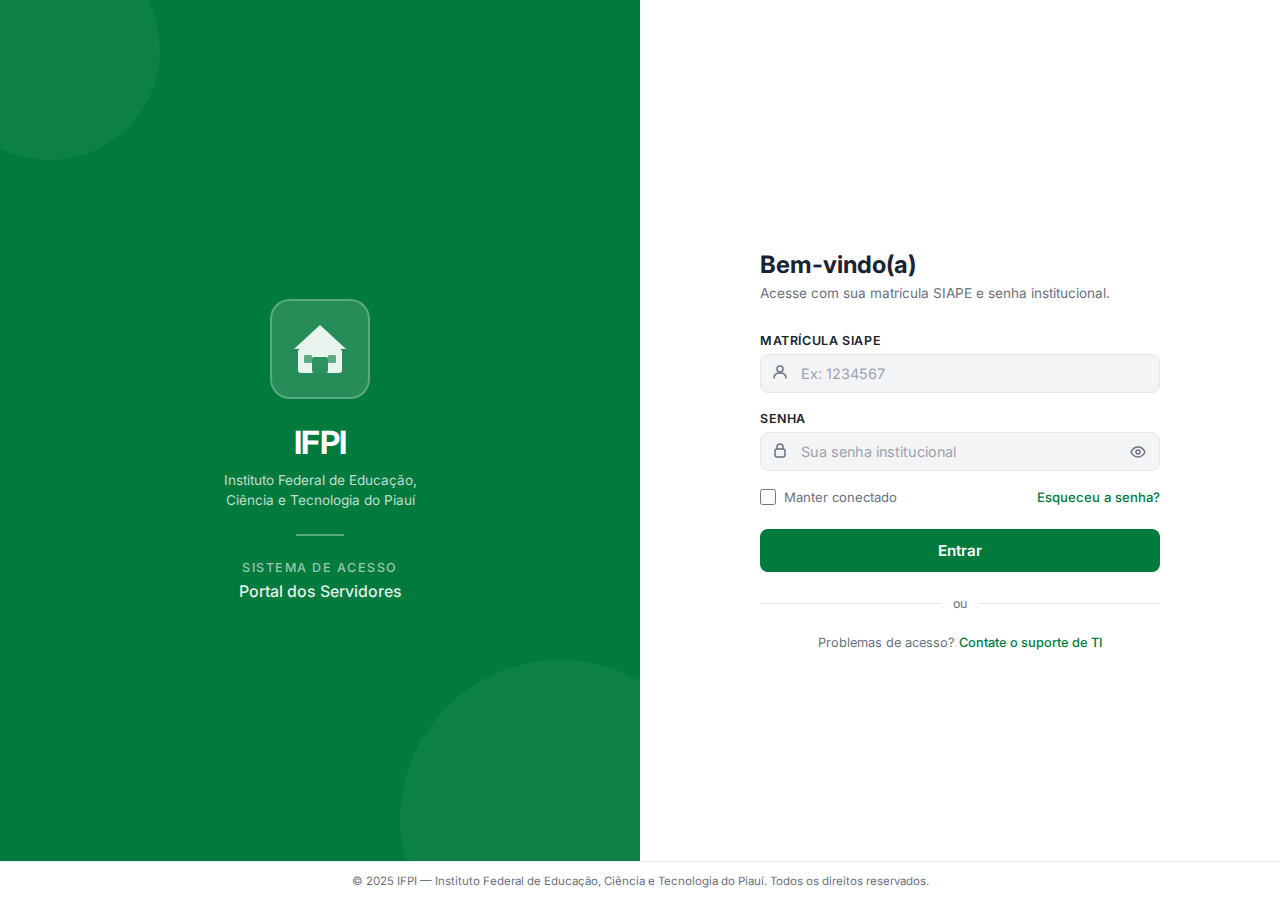
<file: index.html>
<!DOCTYPE html>
<html lang="pt-BR">
<head>
  <meta charset="UTF-8">
  <meta name="viewport" content="width=device-width, initial-scale=1.0">
  <title>IFPI — Acesso ao Sistema</title>
  <style>
    @import url('https://fonts.googleapis.com/css2?family=Inter:wght@300;400;500;600;700&display=swap');

    *, *::before, *::after { box-sizing: border-box; margin: 0; padding: 0; }

    :root {
      --green:      #007A3D;
      --green-dark: #005C2D;
      --green-light:#E8F5EE;
      --green-mid:  #00A651;
      --text:       #1a2332;
      --text-muted: #6b7280;
      --border:     #e5e7eb;
      --bg:         #f3f4f6;
      --white:      #ffffff;
      --error:      #dc2626;
      --error-bg:   #fef2f2;
      --shadow-sm:  0 1px 3px rgba(0,0,0,0.08);
      --shadow-md:  0 4px 20px rgba(0,0,0,0.10);
      --shadow-lg:  0 8px 40px rgba(0,0,0,0.12);
    }

    html, body {
      height: 100%;
      font-family: 'Inter', -apple-system, BlinkMacSystemFont, sans-serif;
      background: var(--bg);
      color: var(--text);
      -webkit-font-smoothing: antialiased;
    }

    /* ── Layout principal ── */
    .page {
      min-height: 100vh;
      display: grid;
      grid-template-columns: 1fr 1fr;
    }

    /* ── Painel esquerdo (identidade) ── */
    .left-panel {
      background: var(--green);
      display: flex;
      flex-direction: column;
      align-items: center;
      justify-content: center;
      padding: 3rem 2.5rem;
      position: relative;
      overflow: hidden;
    }

    .left-panel::before {
      content: '';
      position: absolute;
      bottom: -80px; right: -80px;
      width: 320px; height: 320px;
      border-radius: 50%;
      background: rgba(255,255,255,0.05);
    }

    .left-panel::after {
      content: '';
      position: absolute;
      top: -60px; left: -60px;
      width: 220px; height: 220px;
      border-radius: 50%;
      background: rgba(255,255,255,0.05);
    }

    .brand-area {
      display: flex;
      flex-direction: column;
      align-items: center;
      text-align: center;
      z-index: 1;
    }

    .ifpi-logo {
      width: 100px; height: 100px;
      background: rgba(255,255,255,0.15);
      border-radius: 20px;
      display: flex;
      align-items: center;
      justify-content: center;
      margin-bottom: 1.5rem;
      border: 2px solid rgba(255,255,255,0.25);
    }

    .ifpi-logo svg {
      width: 60px; height: 60px;
    }

    .brand-name {
      font-size: 2rem;
      font-weight: 700;
      color: #fff;
      letter-spacing: -0.5px;
      margin-bottom: 0.5rem;
    }

    .brand-full {
      font-size: 0.85rem;
      color: rgba(255,255,255,0.75);
      font-weight: 400;
      line-height: 1.5;
      max-width: 260px;
    }

    .divider-left {
      width: 48px; height: 2px;
      background: rgba(255,255,255,0.35);
      margin: 1.5rem 0;
      border-radius: 2px;
    }

    .system-label {
      font-size: 0.78rem;
      color: rgba(255,255,255,0.6);
      text-transform: uppercase;
      letter-spacing: 0.12em;
      font-weight: 500;
    }

    .system-name {
      font-size: 1rem;
      color: rgba(255,255,255,0.9);
      font-weight: 500;
      margin-top: 0.375rem;
    }

    /* ── Painel direito (formulário) ── */
    .right-panel {
      display: flex;
      flex-direction: column;
      align-items: center;
      justify-content: center;
      padding: 3rem 2.5rem;
      background: var(--white);
    }

    .login-box {
      width: 100%;
      max-width: 400px;
    }

    .login-heading {
      font-size: 1.5rem;
      font-weight: 700;
      color: var(--text);
      margin-bottom: 0.375rem;
    }

    .login-sub {
      font-size: 0.85rem;
      color: var(--text-muted);
      margin-bottom: 2rem;
    }

    /* ── Formulário ── */
    .form-group {
      margin-bottom: 1.125rem;
    }

    .form-label {
      display: block;
      font-size: 0.78rem;
      font-weight: 600;
      color: var(--text);
      text-transform: uppercase;
      letter-spacing: 0.05em;
      margin-bottom: 0.4rem;
    }

    .input-wrap {
      position: relative;
    }

    .input-icon {
      position: absolute;
      left: 12px; top: 50%;
      transform: translateY(-50%);
      color: var(--text-muted);
      pointer-events: none;
    }

    .form-input {
      width: 100%;
      padding: 0.625rem 0.875rem 0.625rem 2.5rem;
      border: 1.5px solid var(--border);
      border-radius: 8px;
      font-family: 'Inter', sans-serif;
      font-size: 0.9rem;
      color: var(--text);
      background: var(--bg);
      transition: border-color 0.18s, box-shadow 0.18s, background 0.18s;
      outline: none;
    }

    .form-input:focus {
      border-color: var(--green);
      background: var(--white);
      box-shadow: 0 0 0 3px rgba(0,122,61,0.1);
    }

    .form-input::placeholder { color: #9ca3af; }

    /* Toggle senha */
    .toggle-pw {
      position: absolute;
      right: 12px; top: 50%;
      transform: translateY(-50%);
      background: none; border: none;
      cursor: pointer; padding: 2px;
      color: var(--text-muted);
      display: flex; align-items: center;
    }

    .toggle-pw:hover { color: var(--text); }

    /* Linha matrícula + opções */
    .form-row {
      display: flex;
      align-items: center;
      justify-content: space-between;
      margin-bottom: 1.5rem;
    }

    .remember-me {
      display: flex;
      align-items: center;
      gap: 0.5rem;
      cursor: pointer;
      font-size: 0.82rem;
      color: var(--text-muted);
      user-select: none;
    }

    .remember-me input[type="checkbox"] {
      width: 16px; height: 16px;
      accent-color: var(--green);
      cursor: pointer;
    }

    .forgot-link {
      font-size: 0.82rem;
      color: var(--green);
      text-decoration: none;
      font-weight: 500;
    }

    .forgot-link:hover { text-decoration: underline; }

    /* Botão de login */
    .btn-login {
      width: 100%;
      padding: 0.75rem;
      background: var(--green);
      color: #fff;
      border: none;
      border-radius: 8px;
      font-family: 'Inter', sans-serif;
      font-size: 0.95rem;
      font-weight: 600;
      cursor: pointer;
      transition: background 0.18s, transform 0.12s, box-shadow 0.18s;
      display: flex;
      align-items: center;
      justify-content: center;
      gap: 0.5rem;
    }

    .btn-login:hover {
      background: var(--green-dark);
      box-shadow: 0 4px 14px rgba(0,122,61,0.3);
    }

    .btn-login:active { transform: scale(0.985); }

    .btn-login:disabled {
      opacity: 0.65;
      cursor: not-allowed;
      transform: none;
    }

    /* Spinner */
    .spinner {
      display: none;
      width: 18px; height: 18px;
      border: 2px solid rgba(255,255,255,0.4);
      border-top-color: #fff;
      border-radius: 50%;
      animation: spin 0.7s linear infinite;
    }

    @keyframes spin { to { transform: rotate(360deg); } }

    /* Mensagem de erro */
    .error-msg {
      display: none;
      background: var(--error-bg);
      border: 1px solid rgba(220,38,38,0.2);
      border-radius: 8px;
      padding: 0.625rem 0.875rem;
      font-size: 0.82rem;
      color: var(--error);
      margin-bottom: 1.125rem;
      align-items: center;
      gap: 0.5rem;
    }

    .error-msg.show { display: flex; }

    /* Divider */
    .divider {
      display: flex;
      align-items: center;
      gap: 0.75rem;
      margin: 1.5rem 0;
      color: var(--text-muted);
      font-size: 0.78rem;
    }

    .divider::before, .divider::after {
      content: ''; flex: 1;
      height: 1px; background: var(--border);
    }

    /* Suporte */
    .support-link {
      text-align: center;
      font-size: 0.8rem;
      color: var(--text-muted);
    }

    .support-link a {
      color: var(--green);
      font-weight: 500;
      text-decoration: none;
    }

    .support-link a:hover { text-decoration: underline; }

    /* Footer */
    .footer {
      position: fixed;
      bottom: 0; left: 0; right: 0;
      text-align: center;
      padding: 0.75rem;
      font-size: 0.72rem;
      color: var(--text-muted);
      background: var(--white);
      border-top: 1px solid var(--border);
    }

    /* ── Responsivo ── */
    @media (max-width: 768px) {
      .page { grid-template-columns: 1fr; }

      .left-panel {
        padding: 2rem 1.5rem;
        min-height: auto;
      }

      .ifpi-logo { width: 72px; height: 72px; }
      .brand-name { font-size: 1.5rem; }

      .right-panel {
        padding: 2rem 1.25rem 4rem;
      }

      .footer { font-size: 0.68rem; }
    }

    @media (max-width: 380px) {
      .form-row { flex-direction: column; align-items: flex-start; gap: 0.5rem; }
    }
  </style>
</head>
<body>

<div class="page">

  <!-- ── Painel esquerdo ── -->
  <div class="left-panel">
    <div class="brand-area">
      <div class="ifpi-logo">
        <!-- Ícone simplificado representando educação/instituição -->
        <svg viewBox="0 0 60 60" fill="none" xmlns="http://www.w3.org/2000/svg">
          <rect x="8" y="30" width="44" height="24" rx="3" fill="rgba(255,255,255,0.9)"/>
          <polygon points="30,6 4,30 56,30" fill="rgba(255,255,255,0.9)"/>
          <rect x="22" y="38" width="16" height="16" rx="2" fill="rgba(0,122,61,0.8)"/>
          <rect x="14" y="36" width="8" height="8" rx="1" fill="rgba(0,122,61,0.6)"/>
          <rect x="38" y="36" width="8" height="8" rx="1" fill="rgba(0,122,61,0.6)"/>
        </svg>
      </div>

      <div class="brand-name">IFPI</div>
      <div class="brand-full">Instituto Federal de Educação,<br>Ciência e Tecnologia do Piauí</div>

      <div class="divider-left"></div>

      <div class="system-label">Sistema de Acesso</div>
      <div class="system-name">Portal dos Servidores</div>
    </div>
  </div>

  <!-- ── Painel direito ── -->
  <div class="right-panel">
    <div class="login-box">

      <h1 class="login-heading">Bem-vindo(a)</h1>
      <p class="login-sub">Acesse com sua matrícula SIAPE e senha institucional.</p>

      <!-- Mensagem de erro -->
      <div class="error-msg" id="errorMsg">
        <svg width="16" height="16" viewBox="0 0 16 16" fill="none">
          <circle cx="8" cy="8" r="7" stroke="#dc2626" stroke-width="1.5"/>
          <path d="M8 4.5v4M8 11h.01" stroke="#dc2626" stroke-width="1.5" stroke-linecap="round"/>
        </svg>
        <span id="errorText">Matrícula ou senha incorretos.</span>
      </div>

      <form id="loginForm" novalidate>

        <!-- Matrícula SIAPE -->
        <div class="form-group">
          <label class="form-label" for="matricula">Matrícula SIAPE</label>
          <div class="input-wrap">
            <span class="input-icon">
              <svg width="16" height="16" viewBox="0 0 16 16" fill="none">
                <circle cx="8" cy="5" r="3" stroke="currentColor" stroke-width="1.5"/>
                <path d="M2 14c0-3.314 2.686-5 6-5s6 1.686 6 5" stroke="currentColor" stroke-width="1.5" stroke-linecap="round"/>
              </svg>
            </span>
            <input
              class="form-input"
              type="text"
              id="matricula"
              name="matricula"
              placeholder="Ex: 1234567"
              inputmode="numeric"
              maxlength="12"
              autocomplete="username"
              required
            >
          </div>
        </div>

        <!-- Senha -->
        <div class="form-group">
          <label class="form-label" for="senha">Senha</label>
          <div class="input-wrap">
            <span class="input-icon">
              <svg width="16" height="16" viewBox="0 0 16 16" fill="none">
                <rect x="3" y="7" width="10" height="8" rx="2" stroke="currentColor" stroke-width="1.5"/>
                <path d="M5 7V5a3 3 0 0 1 6 0v2" stroke="currentColor" stroke-width="1.5" stroke-linecap="round"/>
              </svg>
            </span>
            <input
              class="form-input"
              type="password"
              id="senha"
              name="senha"
              placeholder="Sua senha institucional"
              autocomplete="current-password"
              required
            >
            <button type="button" class="toggle-pw" id="togglePw" aria-label="Mostrar senha">
              <svg id="eyeIcon" width="16" height="16" viewBox="0 0 16 16" fill="none">
                <path d="M1 8s2.5-5 7-5 7 5 7 5-2.5 5-7 5-7-5-7-5z" stroke="currentColor" stroke-width="1.5"/>
                <circle cx="8" cy="8" r="2" stroke="currentColor" stroke-width="1.5"/>
              </svg>
            </button>
          </div>
        </div>

        <!-- Lembrar + Esqueceu -->
        <div class="form-row">
          <label class="remember-me">
            <input type="checkbox" id="remember">
            Manter conectado
          </label>
          <a href="#" class="forgot-link">Esqueceu a senha?</a>
        </div>

        <!-- Botão -->
        <button type="submit" class="btn-login" id="btnLogin">
          <div class="spinner" id="spinner"></div>
          <span id="btnText">Entrar</span>
        </button>

      </form>

      <div class="divider">ou</div>

      <div class="support-link">
        Problemas de acesso? <a href="mailto:ti@ifpi.edu.br">Contate o suporte de TI</a>
      </div>

    </div>
  </div>
</div>

<div class="footer">
  © 2025 IFPI — Instituto Federal de Educação, Ciência e Tecnologia do Piauí. Todos os direitos reservados.
</div>

<script>
  // Toggle mostrar/ocultar senha
  const togglePw = document.getElementById('togglePw');
  const senhaInput = document.getElementById('senha');
  const eyeIcon = document.getElementById('eyeIcon');

  const eyeOpen = `<path d="M1 8s2.5-5 7-5 7 5 7 5-2.5 5-7 5-7-5-7-5z" stroke="currentColor" stroke-width="1.5"/><circle cx="8" cy="8" r="2" stroke="currentColor" stroke-width="1.5"/>`;
  const eyeClosed = `<path d="M2 2l12 12M6.5 6.5A3 3 0 0 0 8 11a3 3 0 0 0 2.5-1.5M4 4.3C2.5 5.4 1 8 1 8s2.5 5 7 5a7.4 7.4 0 0 0 3-.6M9.9 4.2A7 7 0 0 1 15 8s-2.5 5-7 5" stroke="currentColor" stroke-width="1.5" stroke-linecap="round"/>`;

  togglePw.addEventListener('click', () => {
    const isPassword = senhaInput.type === 'password';
    senhaInput.type = isPassword ? 'text' : 'password';
    eyeIcon.innerHTML = isPassword ? eyeClosed : eyeOpen;
  });

  // Só aceitar números na matrícula
  document.getElementById('matricula').addEventListener('input', function() {
    this.value = this.value.replace(/\D/g, '');
  });

  // Submit do formulário
  const form = document.getElementById('loginForm');
  const btnLogin = document.getElementById('btnLogin');
  const spinner = document.getElementById('spinner');
  const btnText = document.getElementById('btnText');
  const errorMsg = document.getElementById('errorMsg');
  const errorText = document.getElementById('errorText');

  form.addEventListener('submit', async (e) => {
    e.preventDefault();
    const matricula = document.getElementById('matricula').value.trim();
    const senha = document.getElementById('senha').value;

    // Validação básica
    errorMsg.classList.remove('show');

    if (!matricula) {
      mostrarErro('Informe sua matrícula SIAPE.');
      document.getElementById('matricula').focus();
      return;
    }

    if (!senha) {
      mostrarErro('Informe sua senha.');
      senhaInput.focus();
      return;
    }

    // Simula loading
    btnLogin.disabled = true;
    spinner.style.display = 'block';
    btnText.textContent = 'Entrando...';

    // Aqui você conecta com sua API de autenticação
    // Exemplo: POST /api/auth/login com { matricula, senha }
    try {
      await new Promise(r => setTimeout(r, 1500)); // simula delay da API

      // Substitua por sua lógica real de autenticação:
      // const res = await fetch('/api/auth/login', {
      //   method: 'POST',
      //   headers: { 'Content-Type': 'application/json' },
      //   body: JSON.stringify({ matricula, senha })
      // });
      // if (!res.ok) throw new Error('Credenciais inválidas');
      // window.location.href = '/dashboard/';

      // Demo: redireciona para o painel
      window.location.href = '/';

    } catch (err) {
      mostrarErro('Matrícula ou senha incorretos. Tente novamente.');
    } finally {
      btnLogin.disabled = false;
      spinner.style.display = 'none';
      btnText.textContent = 'Entrar';
    }
  });

  function mostrarErro(msg) {
    errorText.textContent = msg;
    errorMsg.classList.add('show');
  }
</script>

</body>
</html>
</file>
